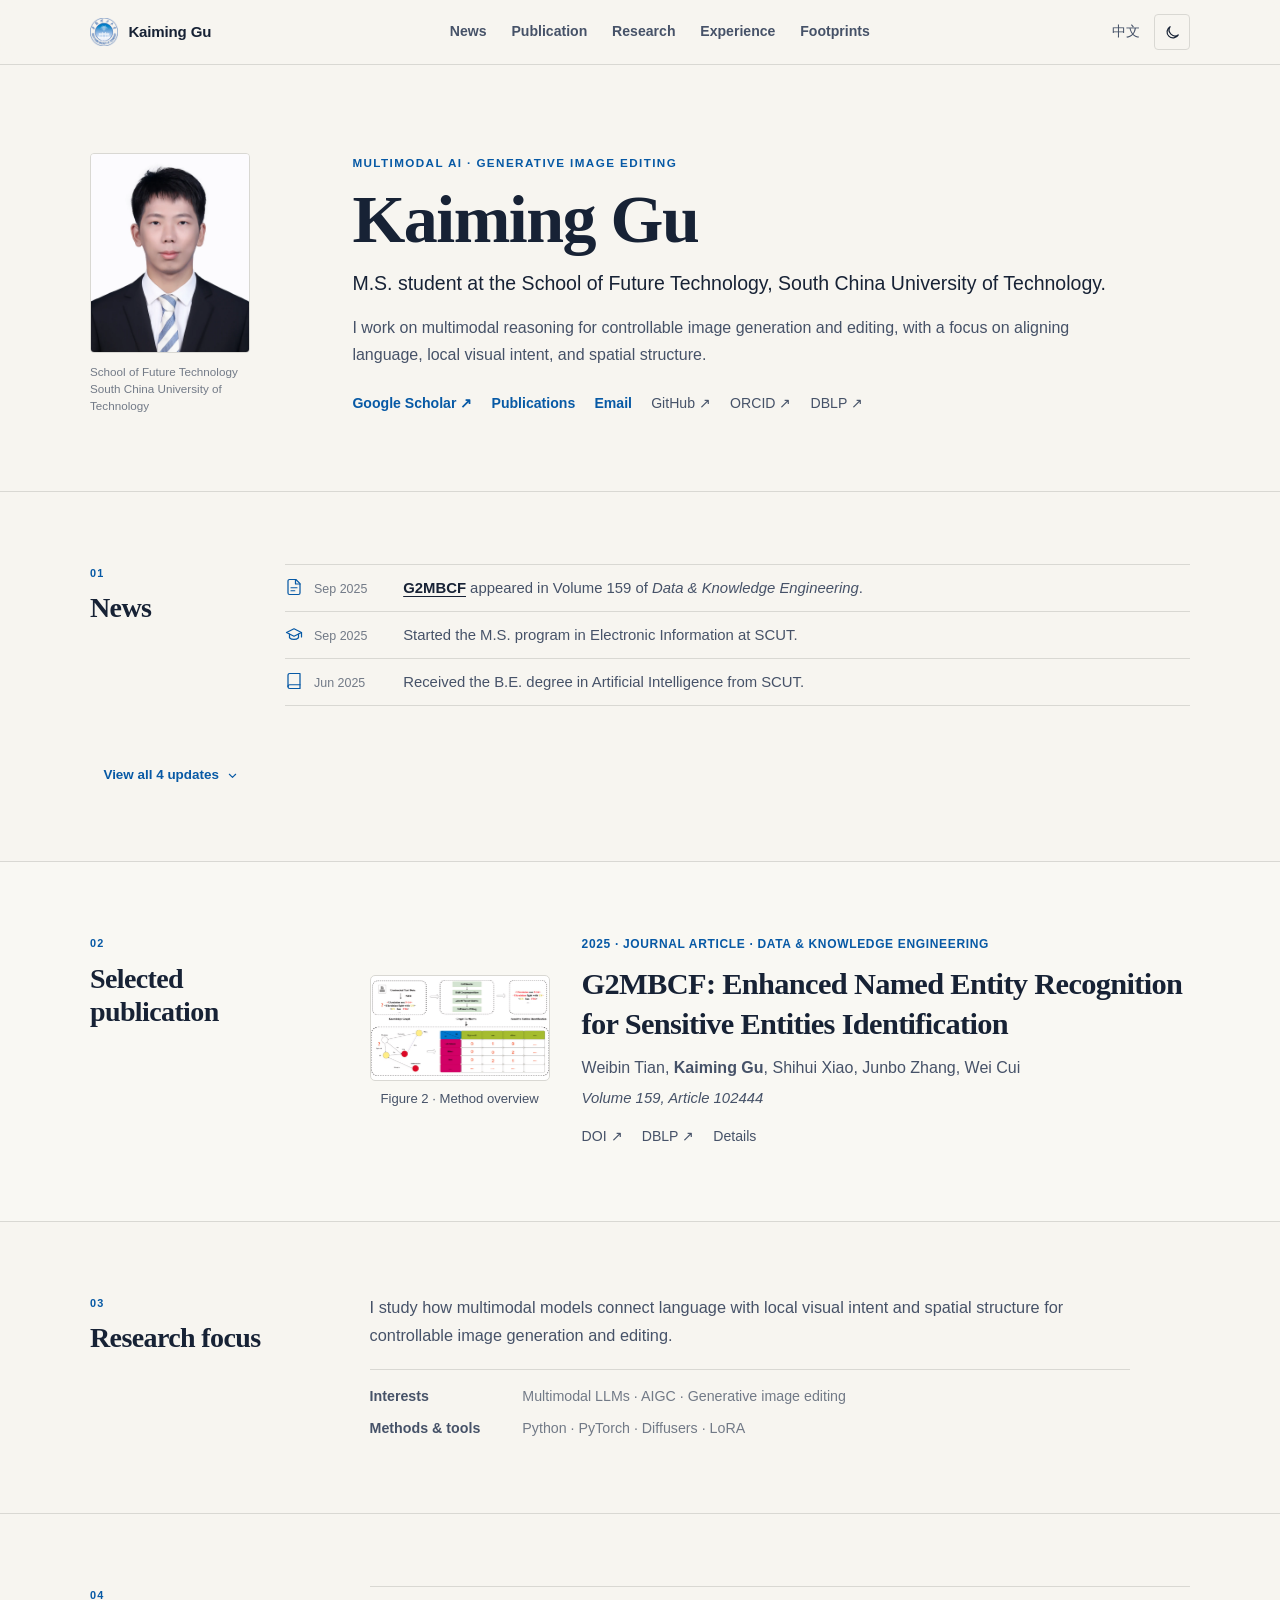
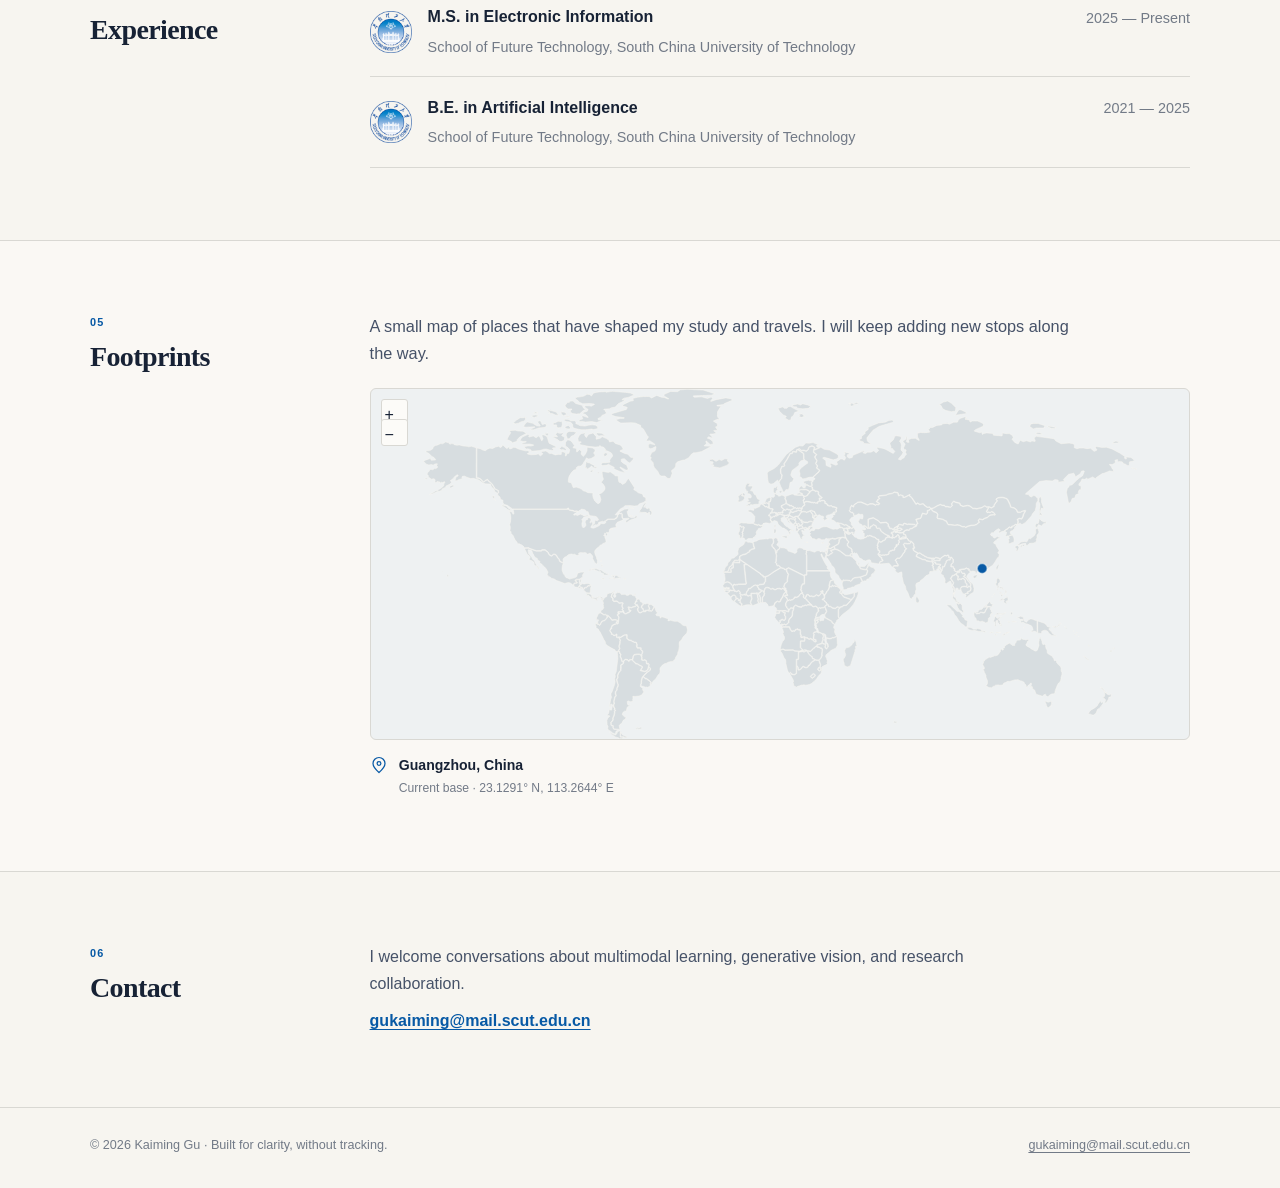
<file: index.html>
<!doctype html>
<html lang="en">
  <head>
    <meta charset="utf-8" />
    <meta name="viewport" content="width=device-width, initial-scale=1" />
    <title>Kaiming Gu | Multimodal AI Researcher</title>
    <meta name="description" content="Kaiming Gu is an M.S. student at South China University of Technology, researching multimodal large language models, AIGC, and generative image editing." />
    <link rel="canonical" href="https://kerwin426.github.io/" />
    <link rel="alternate" hreflang="en" href="https://kerwin426.github.io/" />
    <link rel="alternate" hreflang="zh-CN" href="https://kerwin426.github.io/zh/" />
    <link rel="alternate" hreflang="x-default" href="https://kerwin426.github.io/" />
    <link rel="icon" type="image/png" href="/assets/img/favicon.png" />
    <link rel="apple-touch-icon" href="/assets/img/apple-touch-icon.png" />
    <link rel="manifest" href="/site.webmanifest" />
    <meta name="theme-color" content="#0759a5" />
    <meta property="og:type" content="profile" />
    <meta property="og:title" content="Kaiming Gu | Multimodal AI Researcher" />
    <meta property="og:description" content="M.S. student at SCUT researching multimodal large language models, AIGC, and generative image editing." />
    <meta property="og:url" content="https://kerwin426.github.io/" />
    <meta property="og:locale" content="en_US" />
    <meta property="og:locale:alternate" content="zh_CN" />
    <meta property="og:image" content="https://kerwin426.github.io/assets/img/og.png" />
    <meta property="og:image:width" content="1200" />
    <meta property="og:image:height" content="630" />
    <meta property="og:image:alt" content="Kaiming Gu — Multimodal AI · Generative Intelligence" />
    <meta name="twitter:card" content="summary_large_image" />
    <meta name="twitter:title" content="Kaiming Gu | Multimodal AI Researcher" />
    <meta name="twitter:description" content="M.S. student at SCUT researching multimodal large language models, AIGC, and generative image editing." />
    <meta name="twitter:image" content="https://kerwin426.github.io/assets/img/og.png" />
    <meta name="twitter:image:alt" content="Kaiming Gu — Multimodal AI · Generative Intelligence" />
    <script>
      try { document.documentElement.dataset.theme = localStorage.getItem('site-theme') || (matchMedia('(prefers-color-scheme: dark)').matches ? 'dark' : 'light'); } catch (_) { document.documentElement.dataset.theme = 'light'; }
    </script>
    <link rel="stylesheet" href="/assets/vendor/jsvectormap/jsvectormap.css" />
    <link rel="stylesheet" href="/assets/css/site.css" />
    <script type="application/ld+json">
      {
        "@context": "https://schema.org",
        "@type": "Person",
        "name": "Kaiming Gu",
        "alternateName": "顾凯铭",
        "url": "https://kerwin426.github.io/",
        "image": "https://kerwin426.github.io/assets/img/profile.jpg",
        "email": "mailto:gukaiming@mail.scut.edu.cn",
        "affiliation": {
          "@type": "CollegeOrUniversity",
          "name": "South China University of Technology",
          "url": "https://www.scut.edu.cn/"
        },
        "sameAs": [
          "https://github.com/Kerwin426",
          "https://scholar.google.com/citations?user=Gk4uyN8AAAAJ",
          "https://orcid.org/0009-0005-8062-7763",
          "https://dblp.org/pid/245/8436.html"
        ],
        "knowsAbout": ["Multimodal large language models", "AIGC", "Generative image editing"]
      }
    </script>
  </head>
  <body>
    <a class="skip-link" href="#main">Skip to content</a>
    <header class="site-header">
      <div class="container nav-shell">
        <a class="brand" href="/" aria-label="Kaiming Gu home">
          <img class="brand-mark" src="/assets/img/scut-emblem.png" alt="" width="34" height="34" />
          <span>Kaiming Gu</span>
        </a>
        <nav class="site-nav" data-site-nav aria-label="Primary navigation">
          <a href="#news">News</a>
          <a href="#selected-publication">Publication</a>
          <a href="#research">Research</a>
          <a href="#experience">Experience</a>
          <a href="#footprints">Footprints</a>
          <button class="nav-theme-toggle mobile-theme-toggle" type="button" data-theme-toggle data-dark-label="Switch to dark mode" data-light-label="Switch to light mode" aria-label="Switch to dark mode" aria-pressed="false">
            <span>Appearance</span><span data-theme-label>Dark</span>
          </button>
        </nav>
        <div class="nav-actions">
          <a class="language-link" href="/zh/" lang="zh-CN" hreflang="zh-CN" aria-label="阅读中文版">中文</a>
          <button class="icon-button desktop-theme-toggle" type="button" data-theme-toggle data-dark-label="Switch to dark mode" data-light-label="Switch to light mode" aria-label="Switch to dark mode" aria-pressed="false">
            <svg class="theme-moon" viewBox="0 0 24 24" aria-hidden="true"><path d="M20.2 15.4A8.4 8.4 0 0 1 8.6 3.8 8.5 8.5 0 1 0 20.2 15.4Z" /></svg>
            <svg class="theme-sun" viewBox="0 0 24 24" aria-hidden="true"><circle cx="12" cy="12" r="3.8" /><path d="M12 2v2M12 20v2M4.9 4.9l1.4 1.4M17.7 17.7l1.4 1.4M2 12h2M20 12h2M4.9 19.1l1.4-1.4M17.7 6.3l1.4-1.4" /></svg>
          </button>
          <button class="menu-button" type="button" data-menu-toggle aria-label="Open navigation" aria-expanded="false"><span></span></button>
        </div>
      </div>
    </header>

    <main id="main">
      <section class="hero" id="about">
        <div class="container hero-layout">
          <div class="hero-content">
            <p class="eyebrow">Multimodal AI · Generative Image Editing</p>
            <h1>Kaiming Gu</h1>
            <p class="hero-subtitle">M.S. student at the School of Future Technology, South China University of Technology.</p>
            <p class="hero-copy">I work on multimodal reasoning for controllable image generation and editing, with a focus on aligning language, local visual intent, and spatial structure.</p>
            <nav class="profile-links" aria-label="Academic profiles and contact">
              <a class="profile-link-primary" href="https://scholar.google.com/citations?user=Gk4uyN8AAAAJ&amp;hl=en" target="_blank" rel="me noreferrer">Google Scholar <span aria-hidden="true">↗</span></a>
              <a class="profile-link-primary" href="/publications/">Publications</a>
              <a class="profile-link-primary" href="mailto:gukaiming@mail.scut.edu.cn">Email</a>
              <a href="https://github.com/Kerwin426" target="_blank" rel="me noreferrer">GitHub <span aria-hidden="true">↗</span></a>
              <a href="https://orcid.org/0009-0005-8062-7763" target="_blank" rel="me noreferrer">ORCID <span aria-hidden="true">↗</span></a>
              <a href="https://dblp.org/pid/245/8436.html" target="_blank" rel="me noreferrer">DBLP <span aria-hidden="true">↗</span></a>
            </nav>
          </div>
          <figure class="portrait-figure">
            <picture>
              <source srcset="/assets/img/profile.webp" type="image/webp" />
              <img class="portrait" src="/assets/img/profile.jpg" alt="Portrait of Kaiming Gu" width="720" height="900" fetchpriority="high" />
            </picture>
            <figcaption>School of Future Technology<br />South China University of Technology</figcaption>
          </figure>
        </div>
      </section>

      <section class="section section-news" id="news">
        <div class="container editorial-grid">
          <header class="section-heading"><span class="section-index">01</span><h2>News</h2></header>
          <div class="news-list" aria-label="Recent updates" data-news-list data-visible-items="3" data-view-all-label="View all {count} updates" data-show-less-label="Show latest only">
            <article class="news-row">
              <svg class="line-icon" viewBox="0 0 24 24" aria-hidden="true"><path d="M14.5 2H6a2 2 0 0 0-2 2v16a2 2 0 0 0 2 2h12a2 2 0 0 0 2-2V7.5Z"/><path d="M14 2v6h6M8 13h8M8 17h5"/></svg>
              <time datetime="2025-09">Sep 2025</time>
              <p><a href="https://doi.org/10.1016/j.datak.2025.102444" target="_blank" rel="noreferrer">G2MBCF</a> appeared in Volume 159 of <em>Data &amp; Knowledge Engineering</em>.</p>
            </article>
            <article class="news-row">
              <svg class="line-icon" viewBox="0 0 24 24" aria-hidden="true"><path d="m2 10 10-5 10 5-10 5Z"/><path d="M6 12v5c3 3 9 3 12 0v-5M22 10v6"/></svg>
              <time datetime="2025-09">Sep 2025</time>
              <p>Started the M.S. program in Electronic Information at SCUT.</p>
            </article>
            <article class="news-row">
              <svg class="line-icon" viewBox="0 0 24 24" aria-hidden="true"><path d="M4 19.5A2.5 2.5 0 0 1 6.5 17H20"/><path d="M6.5 2H20v20H6.5A2.5 2.5 0 0 1 4 19.5v-15A2.5 2.5 0 0 1 6.5 2Z"/></svg>
              <time datetime="2025-06">Jun 2025</time>
              <p>Received the B.E. degree in Artificial Intelligence from SCUT.</p>
            </article>
            <article class="news-row">
              <svg class="line-icon" viewBox="0 0 24 24" aria-hidden="true"><path d="m2 10 10-5 10 5-10 5Z"/><path d="M6 12v5c3 3 9 3 12 0v-5M22 10v6"/></svg>
              <time datetime="2021-09">Sep 2021</time>
              <p>Started the B.E. program in Artificial Intelligence at SCUT.</p>
            </article>
          </div>
        </div>
      </section>

      <section class="section section-publication" id="selected-publication">
        <div class="container editorial-grid">
          <header class="section-heading"><span class="section-index">02</span><h2>Selected publication</h2></header>
          <article class="publication-entry publication-with-visual">
            <figure class="publication-figure">
              <a href="https://doi.org/10.1016/j.datak.2025.102444" target="_blank" rel="noreferrer" aria-label="Open G2MBCF on the publisher website">
                <img src="/assets/img/g2mbcf-figure2.jpg" alt="G2MBCF workflow from unstructured text and a knowledge graph to an entity-relation matrix and sensitive entity identification" width="715" height="415" loading="lazy" />
              </a>
              <figcaption>Figure 2 · Method overview</figcaption>
            </figure>
            <div class="publication-copy">
              <p class="publication-meta">2025 · Journal article · Data &amp; Knowledge Engineering</p>
              <h3>G2MBCF: Enhanced Named Entity Recognition for Sensitive Entities Identification</h3>
              <p class="authors">Weibin Tian, <strong>Kaiming Gu</strong>, Shihui Xiao, Junbo Zhang, Wei Cui</p>
              <p class="venue">Volume 159, Article 102444</p>
              <nav class="text-links" aria-label="Publication links">
                <a href="https://doi.org/10.1016/j.datak.2025.102444" target="_blank" rel="noreferrer">DOI <span aria-hidden="true">↗</span></a>
                <a href="https://dblp.org/rec/journals/dke/TianGXZC25.html" target="_blank" rel="noreferrer">DBLP <span aria-hidden="true">↗</span></a>
                <a href="/publications/">Details</a>
              </nav>
            </div>
          </article>
        </div>
      </section>

      <section class="section" id="research">
        <div class="container editorial-grid">
          <header class="section-heading"><span class="section-index">03</span><h2>Research focus</h2></header>
          <div class="research-summary">
            <p class="section-intro">I study how multimodal models connect language with local visual intent and spatial structure for controllable image generation and editing.</p>
            <p class="interest-line"><span>Interests</span> Multimodal LLMs · AIGC · Generative image editing</p>
            <p class="methods-line"><span>Methods &amp; tools</span> Python · PyTorch · Diffusers · LoRA</p>
          </div>
        </div>
      </section>

      <section class="section" id="experience">
        <div class="container editorial-grid">
          <header class="section-heading"><span class="section-index">04</span><h2>Experience</h2></header>
          <div class="experience-list">
            <article class="experience-row"><img src="/assets/img/scut-emblem.png" alt="" width="42" height="42" loading="lazy" /><div><h3>M.S. in Electronic Information</h3><p>School of Future Technology, South China University of Technology</p></div><time>2025 — Present</time></article>
            <article class="experience-row"><img src="/assets/img/scut-emblem.png" alt="" width="42" height="42" loading="lazy" /><div><h3>B.E. in Artificial Intelligence</h3><p>School of Future Technology, South China University of Technology</p></div><time>2021 — 2025</time></article>
          </div>
        </div>
      </section>

      <section class="section section-footprints" id="footprints">
        <div class="container editorial-grid">
          <header class="section-heading"><span class="section-index">05</span><h2>Footprints</h2></header>
          <div>
            <p class="section-intro">A small map of places that have shaped my study and travels. I will keep adding new stops along the way.</p>
            <div class="travel-map-shell">
              <div class="travel-map" id="travel-map" data-map-language="en" data-map-fallback="World map unavailable; see the location below." aria-hidden="true"></div>
              <noscript><p class="map-fallback">The interactive map requires JavaScript; the location is also listed below.</p></noscript>
            </div>
            <ul class="location-list" aria-label="Mapped places">
              <li><svg class="line-icon" viewBox="0 0 24 24" aria-hidden="true"><path d="M20 10c0 5-8 12-8 12S4 15 4 10a8 8 0 1 1 16 0Z"/><circle cx="12" cy="10" r="2.5"/></svg><span><strong>Guangzhou, China</strong><small>Current base · 23.1291° N, 113.2644° E</small></span></li>
            </ul>
          </div>
        </div>
      </section>

      <section class="section" id="contact">
        <div class="container editorial-grid">
          <header class="section-heading"><span class="section-index">06</span><h2>Contact</h2></header>
          <div class="contact-copy">
            <p>I welcome conversations about multimodal learning, generative vision, and research collaboration.</p>
            <a class="email-link" href="mailto:gukaiming@mail.scut.edu.cn">gukaiming@mail.scut.edu.cn</a>
          </div>
        </div>
      </section>
    </main>

    <footer class="site-footer">
      <div class="container footer-row">
        <p>© <span data-current-year>2026</span> Kaiming Gu · Built for clarity, without tracking.</p>
        <p><a href="mailto:gukaiming@mail.scut.edu.cn">gukaiming@mail.scut.edu.cn</a></p>
      </div>
    </footer>
    <script src="/assets/vendor/jsvectormap/jsvectormap.min.js" defer></script>
    <script src="/assets/vendor/jsvectormap/world.js" defer></script>
    <script src="/assets/js/site.js" defer></script>
  </body>
</html>
</file>
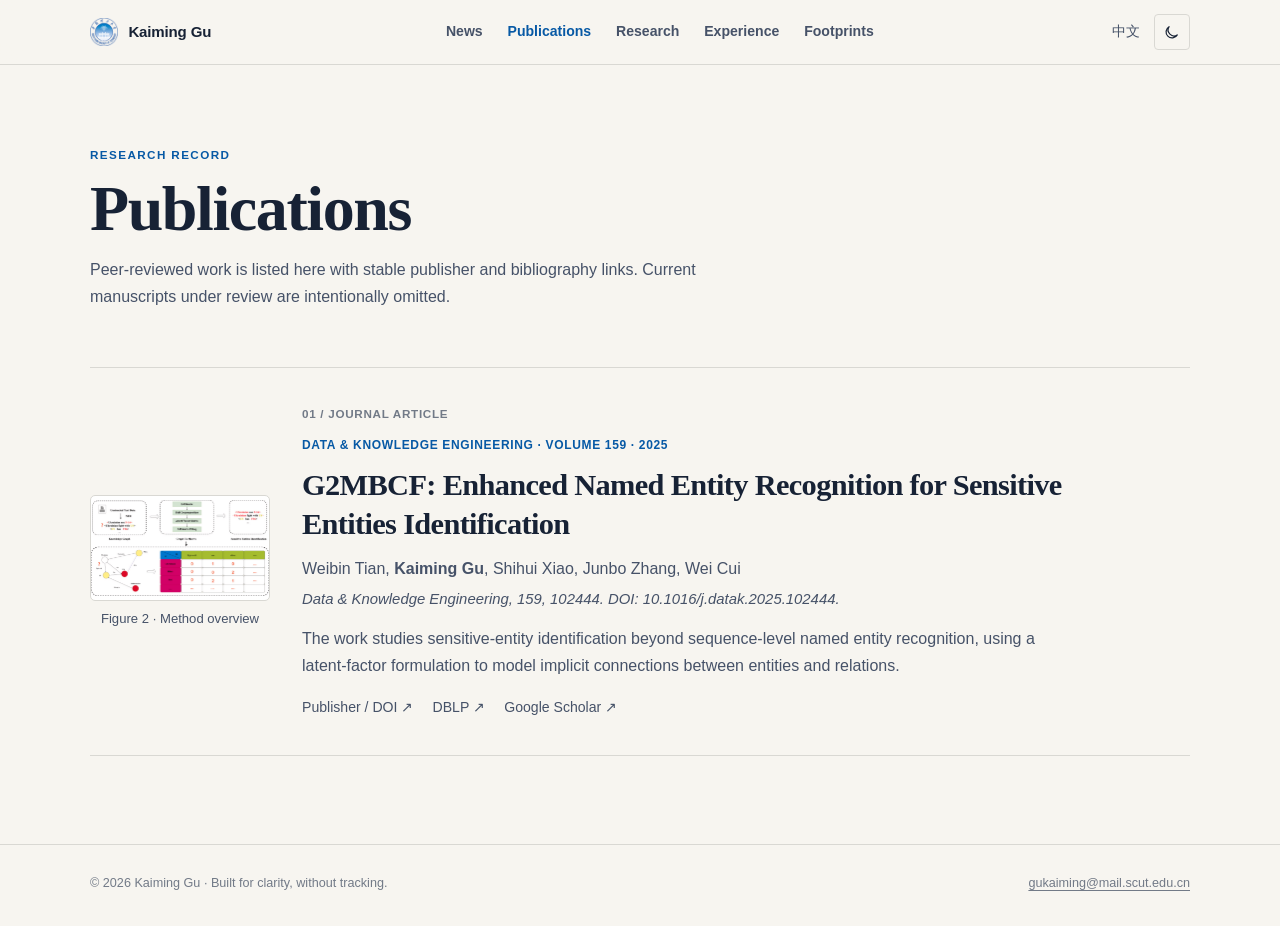
<file: publications/index.html>
<!doctype html>
<html lang="en">
  <head>
    <meta charset="utf-8" />
    <meta name="viewport" content="width=device-width, initial-scale=1" />
    <title>Publications | Kaiming Gu</title>
    <meta name="description" content="Publications by Kaiming Gu, M.S. student at South China University of Technology." />
    <link rel="canonical" href="https://kerwin426.github.io/publications/" />
    <link rel="alternate" hreflang="en" href="https://kerwin426.github.io/publications/" />
    <link rel="alternate" hreflang="zh-CN" href="https://kerwin426.github.io/zh/publications/" />
    <link rel="alternate" hreflang="x-default" href="https://kerwin426.github.io/publications/" />
    <link rel="icon" type="image/png" href="/assets/img/favicon.png" />
    <link rel="apple-touch-icon" href="/assets/img/apple-touch-icon.png" />
    <link rel="manifest" href="/site.webmanifest" />
    <meta name="theme-color" content="#0759a5" />
    <meta property="og:type" content="website" />
    <meta property="og:title" content="Publications | Kaiming Gu" />
    <meta property="og:description" content="Peer-reviewed publications by Kaiming Gu." />
    <meta property="og:url" content="https://kerwin426.github.io/publications/" />
    <meta property="og:locale" content="en_US" />
    <meta name="twitter:card" content="summary" />
    <script>
      try { document.documentElement.dataset.theme = localStorage.getItem('site-theme') || (matchMedia('(prefers-color-scheme: dark)').matches ? 'dark' : 'light'); } catch (_) { document.documentElement.dataset.theme = 'light'; }
    </script>
    <link rel="stylesheet" href="/assets/css/site.css" />
  </head>
  <body>
    <a class="skip-link" href="#main">Skip to content</a>
    <header class="site-header">
      <div class="container nav-shell">
        <a class="brand" href="/" aria-label="Kaiming Gu home">
          <img class="brand-mark" src="/assets/img/scut-emblem.png" alt="" width="34" height="34" />
          <span>Kaiming Gu</span>
        </a>
        <nav class="site-nav" data-site-nav aria-label="Primary navigation">
          <a href="/#news">News</a><a href="/publications/" aria-current="page">Publications</a><a href="/#research">Research</a><a href="/#experience">Experience</a><a href="/#footprints">Footprints</a>
          <button class="nav-theme-toggle mobile-theme-toggle" type="button" data-theme-toggle data-dark-label="Switch to dark mode" data-light-label="Switch to light mode" aria-label="Switch to dark mode" aria-pressed="false"><span>Appearance</span><span data-theme-label>Dark</span></button>
        </nav>
        <div class="nav-actions">
          <a class="language-link" href="/zh/publications/" lang="zh-CN" hreflang="zh-CN" aria-label="阅读中文版">中文</a>
          <button class="icon-button desktop-theme-toggle" type="button" data-theme-toggle data-dark-label="Switch to dark mode" data-light-label="Switch to light mode" aria-label="Switch to dark mode" aria-pressed="false">
            <svg class="theme-moon" viewBox="0 0 24 24" aria-hidden="true"><path d="M20.2 15.4A8.4 8.4 0 0 1 8.6 3.8 8.5 8.5 0 1 0 20.2 15.4Z" /></svg>
            <svg class="theme-sun" viewBox="0 0 24 24" aria-hidden="true"><circle cx="12" cy="12" r="3.8" /><path d="M12 2v2M12 20v2M4.9 4.9l1.4 1.4M17.7 17.7l1.4 1.4M2 12h2M20 12h2M4.9 19.1l1.4-1.4M17.7 6.3l1.4-1.4" /></svg>
          </button>
          <button class="menu-button" type="button" data-menu-toggle aria-label="Open navigation" aria-expanded="false"><span></span></button>
        </div>
      </div>
    </header>

    <main id="main">
      <header class="page-hero">
        <div class="container">
          <p class="eyebrow">Research record</p>
          <h1>Publications</h1>
          <p>Peer-reviewed work is listed here with stable publisher and bibliography links. Current manuscripts under review are intentionally omitted.</p>
        </div>
      </header>
      <section class="container publication-list" aria-labelledby="peer-reviewed-title">
        <h2 class="visually-hidden" id="peer-reviewed-title">Peer-reviewed publications</h2>
        <article class="publication-entry publication-with-visual">
          <figure class="publication-figure">
            <a href="https://doi.org/10.1016/j.datak.2025.102444" target="_blank" rel="noreferrer" aria-label="Open G2MBCF on the publisher website">
              <img src="/assets/img/g2mbcf-figure2.jpg" alt="G2MBCF workflow from unstructured text and a knowledge graph to an entity-relation matrix and sensitive entity identification" width="715" height="415" />
            </a>
            <figcaption>Figure 2 · Method overview</figcaption>
          </figure>
          <div class="publication-copy">
            <p class="publication-number">01 / Journal article</p>
            <p class="publication-meta">Data &amp; Knowledge Engineering · Volume 159 · 2025</p>
            <h3>G2MBCF: Enhanced Named Entity Recognition for Sensitive Entities Identification</h3>
            <p class="authors">Weibin Tian, <strong>Kaiming Gu</strong>, Shihui Xiao, Junbo Zhang, Wei Cui</p>
            <p class="venue">Data &amp; Knowledge Engineering, 159, 102444. DOI: 10.1016/j.datak.2025.102444.</p>
            <div class="prose">
              <p>The work studies sensitive-entity identification beyond sequence-level named entity recognition, using a latent-factor formulation to model implicit connections between entities and relations.</p>
            </div>
            <nav class="text-links" aria-label="Publication links"><a href="https://doi.org/10.1016/j.datak.2025.102444" target="_blank" rel="noreferrer">Publisher / DOI <span aria-hidden="true">↗</span></a><a href="https://dblp.org/rec/journals/dke/TianGXZC25.html" target="_blank" rel="noreferrer">DBLP <span aria-hidden="true">↗</span></a><a href="https://scholar.google.com/citations?user=Gk4uyN8AAAAJ&amp;hl=en" target="_blank" rel="me noreferrer">Google Scholar <span aria-hidden="true">↗</span></a></nav>
          </div>
        </article>
      </section>
    </main>

    <footer class="site-footer">
      <div class="container footer-row">
        <p>© <span data-current-year>2026</span> Kaiming Gu · Built for clarity, without tracking.</p>
        <p><a href="mailto:gukaiming@mail.scut.edu.cn">gukaiming@mail.scut.edu.cn</a></p>
      </div>
    </footer>
    <script src="/assets/js/site.js" defer></script>
  </body>
</html>
</file>
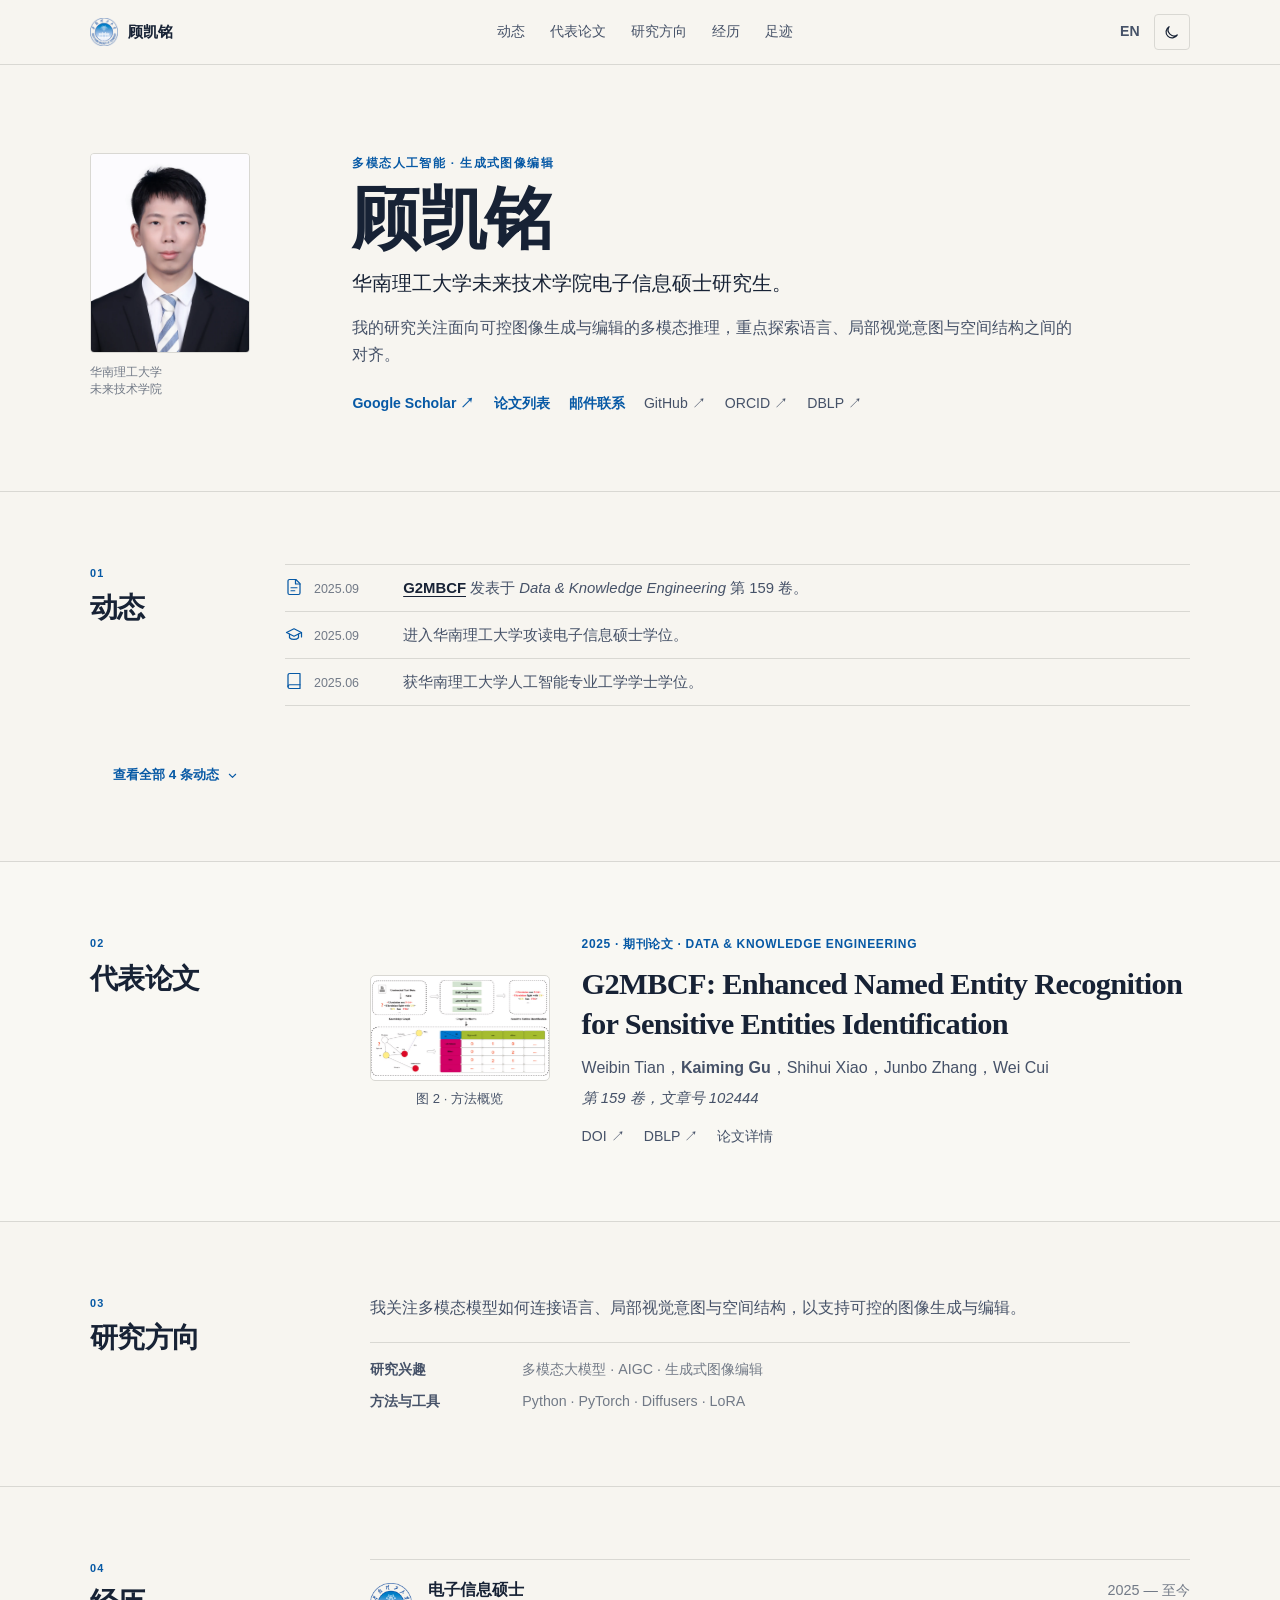
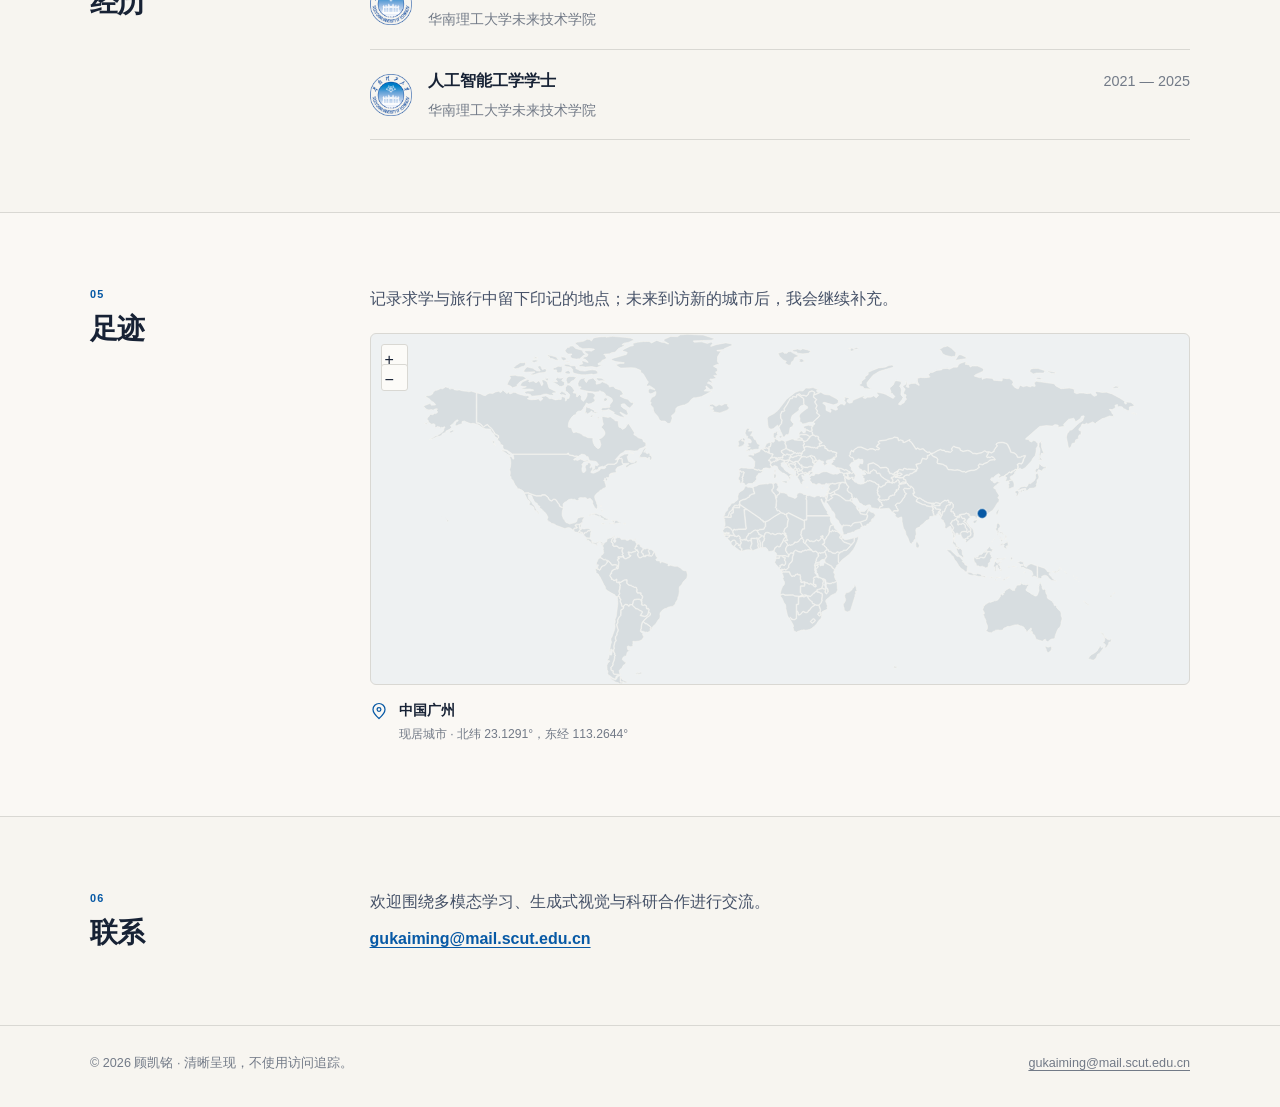
<file: zh/index.html>
<!doctype html>
<html lang="zh-CN">
  <head>
    <meta charset="utf-8" />
    <meta name="viewport" content="width=device-width, initial-scale=1" />
    <title>顾凯铭｜多模态人工智能研究</title>
    <meta name="description" content="顾凯铭，华南理工大学未来技术学院电子信息硕士研究生，研究方向包括多模态大模型、AIGC 与生成式图像编辑。" />
    <link rel="canonical" href="https://kerwin426.github.io/zh/" />
    <link rel="alternate" hreflang="en" href="https://kerwin426.github.io/" />
    <link rel="alternate" hreflang="zh-CN" href="https://kerwin426.github.io/zh/" />
    <link rel="alternate" hreflang="x-default" href="https://kerwin426.github.io/" />
    <link rel="icon" type="image/png" href="/assets/img/favicon.png" />
    <link rel="apple-touch-icon" href="/assets/img/apple-touch-icon.png" />
    <link rel="manifest" href="/site.webmanifest" />
    <meta name="theme-color" content="#0759a5" />
    <meta property="og:type" content="profile" />
    <meta property="og:title" content="顾凯铭｜多模态人工智能研究" />
    <meta property="og:description" content="华南理工大学电子信息硕士研究生，关注多模态大模型、AIGC 与生成式图像编辑。" />
    <meta property="og:url" content="https://kerwin426.github.io/zh/" />
    <meta property="og:locale" content="zh_CN" />
    <meta property="og:locale:alternate" content="en_US" />
    <meta property="og:image" content="https://kerwin426.github.io/assets/img/og.png" />
    <meta property="og:image:width" content="1200" />
    <meta property="og:image:height" content="630" />
    <meta property="og:image:alt" content="Kaiming Gu — Multimodal AI · Generative Intelligence" />
    <meta name="twitter:card" content="summary_large_image" />
    <meta name="twitter:title" content="顾凯铭｜多模态人工智能研究" />
    <meta name="twitter:description" content="华南理工大学电子信息硕士研究生，关注多模态大模型、AIGC 与生成式图像编辑。" />
    <meta name="twitter:image" content="https://kerwin426.github.io/assets/img/og.png" />
    <meta name="twitter:image:alt" content="Kaiming Gu — Multimodal AI · Generative Intelligence" />
    <script>
      try { document.documentElement.dataset.theme = localStorage.getItem('site-theme') || (matchMedia('(prefers-color-scheme: dark)').matches ? 'dark' : 'light'); } catch (_) { document.documentElement.dataset.theme = 'light'; }
    </script>
    <link rel="stylesheet" href="/assets/vendor/jsvectormap/jsvectormap.css" />
    <link rel="stylesheet" href="/assets/css/site.css" />
    <script type="application/ld+json">
      {
        "@context": "https://schema.org",
        "@type": "Person",
        "name": "顾凯铭",
        "alternateName": "Kaiming Gu",
        "url": "https://kerwin426.github.io/zh/",
        "image": "https://kerwin426.github.io/assets/img/profile.jpg",
        "email": "mailto:gukaiming@mail.scut.edu.cn",
        "affiliation": {"@type": "CollegeOrUniversity", "name": "华南理工大学", "url": "https://www.scut.edu.cn/"},
        "sameAs": ["https://github.com/Kerwin426", "https://scholar.google.com/citations?user=Gk4uyN8AAAAJ", "https://orcid.org/0009-0005-8062-7763", "https://dblp.org/pid/245/8436.html"],
        "knowsAbout": ["多模态大模型", "AIGC", "生成式图像编辑"]
      }
    </script>
  </head>
  <body>
    <a class="skip-link" href="#main">跳转到正文</a>
    <header class="site-header">
      <div class="container nav-shell">
        <a class="brand" href="/zh/" aria-label="顾凯铭主页">
          <img class="brand-mark" src="/assets/img/scut-emblem.png" alt="" width="34" height="34" />
          <span>顾凯铭</span>
        </a>
        <nav class="site-nav" data-site-nav aria-label="主导航">
          <a href="#news">动态</a><a href="#selected-publication">代表论文</a><a href="#research">研究方向</a><a href="#experience">经历</a><a href="#footprints">足迹</a>
          <button class="nav-theme-toggle mobile-theme-toggle" type="button" data-theme-toggle data-dark-label="切换至深色模式" data-light-label="切换至浅色模式" aria-label="切换至深色模式" aria-pressed="false"><span>外观</span><span data-theme-label>深色</span></button>
        </nav>
        <div class="nav-actions">
          <a class="language-link" href="/" lang="en" hreflang="en" aria-label="Read in English">EN</a>
          <button class="icon-button desktop-theme-toggle" type="button" data-theme-toggle data-dark-label="切换至深色模式" data-light-label="切换至浅色模式" aria-label="切换至深色模式" aria-pressed="false">
            <svg class="theme-moon" viewBox="0 0 24 24" aria-hidden="true"><path d="M20.2 15.4A8.4 8.4 0 0 1 8.6 3.8 8.5 8.5 0 1 0 20.2 15.4Z" /></svg>
            <svg class="theme-sun" viewBox="0 0 24 24" aria-hidden="true"><circle cx="12" cy="12" r="3.8" /><path d="M12 2v2M12 20v2M4.9 4.9l1.4 1.4M17.7 17.7l1.4 1.4M2 12h2M20 12h2M4.9 19.1l1.4-1.4M17.7 6.3l1.4-1.4" /></svg>
          </button>
          <button class="menu-button" type="button" data-menu-toggle aria-label="打开导航" aria-expanded="false"><span></span></button>
        </div>
      </div>
    </header>

    <main id="main">
      <section class="hero" id="about">
        <div class="container hero-layout">
          <div class="hero-content">
            <p class="eyebrow">多模态人工智能 · 生成式图像编辑</p>
            <h1>顾凯铭</h1>
            <p class="hero-subtitle">华南理工大学未来技术学院电子信息硕士研究生。</p>
            <p class="hero-copy">我的研究关注面向可控图像生成与编辑的多模态推理，重点探索语言、局部视觉意图与空间结构之间的对齐。</p>
            <nav class="profile-links" aria-label="学术主页与联系方式">
              <a class="profile-link-primary" href="https://scholar.google.com/citations?user=Gk4uyN8AAAAJ&amp;hl=zh-CN" target="_blank" rel="me noreferrer">Google Scholar <span aria-hidden="true">↗</span></a>
              <a class="profile-link-primary" href="/zh/publications/">论文列表</a>
              <a class="profile-link-primary" href="mailto:gukaiming@mail.scut.edu.cn">邮件联系</a>
              <a href="https://github.com/Kerwin426" target="_blank" rel="me noreferrer">GitHub <span aria-hidden="true">↗</span></a>
              <a href="https://orcid.org/0009-0005-8062-7763" target="_blank" rel="me noreferrer">ORCID <span aria-hidden="true">↗</span></a>
              <a href="https://dblp.org/pid/245/8436.html" target="_blank" rel="me noreferrer">DBLP <span aria-hidden="true">↗</span></a>
            </nav>
          </div>
          <figure class="portrait-figure">
            <picture><source srcset="/assets/img/profile.webp" type="image/webp" /><img class="portrait" src="/assets/img/profile.jpg" alt="顾凯铭的个人照片" width="720" height="900" fetchpriority="high" /></picture>
            <figcaption>华南理工大学<br />未来技术学院</figcaption>
          </figure>
        </div>
      </section>

      <section class="section section-news" id="news">
        <div class="container editorial-grid">
          <header class="section-heading"><span class="section-index">01</span><h2>动态</h2></header>
          <div class="news-list" aria-label="近期动态" data-news-list data-visible-items="3" data-view-all-label="查看全部 {count} 条动态" data-show-less-label="仅显示最新动态">
            <article class="news-row">
              <svg class="line-icon" viewBox="0 0 24 24" aria-hidden="true"><path d="M14.5 2H6a2 2 0 0 0-2 2v16a2 2 0 0 0 2 2h12a2 2 0 0 0 2-2V7.5Z"/><path d="M14 2v6h6M8 13h8M8 17h5"/></svg>
              <time datetime="2025-09">2025.09</time>
              <p><a href="https://doi.org/10.1016/j.datak.2025.102444" target="_blank" rel="noreferrer">G2MBCF</a> 发表于 <em>Data &amp; Knowledge Engineering</em> 第 159 卷。</p>
            </article>
            <article class="news-row">
              <svg class="line-icon" viewBox="0 0 24 24" aria-hidden="true"><path d="m2 10 10-5 10 5-10 5Z"/><path d="M6 12v5c3 3 9 3 12 0v-5M22 10v6"/></svg>
              <time datetime="2025-09">2025.09</time>
              <p>进入华南理工大学攻读电子信息硕士学位。</p>
            </article>
            <article class="news-row">
              <svg class="line-icon" viewBox="0 0 24 24" aria-hidden="true"><path d="M4 19.5A2.5 2.5 0 0 1 6.5 17H20"/><path d="M6.5 2H20v20H6.5A2.5 2.5 0 0 1 4 19.5v-15A2.5 2.5 0 0 1 6.5 2Z"/></svg>
              <time datetime="2025-06">2025.06</time>
              <p>获华南理工大学人工智能专业工学学士学位。</p>
            </article>
            <article class="news-row">
              <svg class="line-icon" viewBox="0 0 24 24" aria-hidden="true"><path d="m2 10 10-5 10 5-10 5Z"/><path d="M6 12v5c3 3 9 3 12 0v-5M22 10v6"/></svg>
              <time datetime="2021-09">2021.09</time>
              <p>进入华南理工大学人工智能专业攻读工学学士学位。</p>
            </article>
          </div>
        </div>
      </section>

      <section class="section section-publication" id="selected-publication">
        <div class="container editorial-grid">
          <header class="section-heading"><span class="section-index">02</span><h2>代表论文</h2></header>
          <article class="publication-entry publication-with-visual">
            <figure class="publication-figure">
              <a href="https://doi.org/10.1016/j.datak.2025.102444" target="_blank" rel="noreferrer" aria-label="在出版方网站打开 G2MBCF">
                <img src="/assets/img/g2mbcf-figure2.jpg" alt="G2MBCF 从非结构化文本与知识图谱构建实体关系矩阵并识别敏感实体的方法流程" width="715" height="415" loading="lazy" />
              </a>
              <figcaption>图 2 · 方法概览</figcaption>
            </figure>
            <div class="publication-copy">
              <p class="publication-meta">2025 · 期刊论文 · Data &amp; Knowledge Engineering</p>
              <h3>G2MBCF: Enhanced Named Entity Recognition for Sensitive Entities Identification</h3>
              <p class="authors">Weibin Tian，<strong>Kaiming Gu</strong>，Shihui Xiao，Junbo Zhang，Wei Cui</p>
              <p class="venue">第 159 卷，文章号 102444</p>
              <nav class="text-links" aria-label="论文链接"><a href="https://doi.org/10.1016/j.datak.2025.102444" target="_blank" rel="noreferrer">DOI <span aria-hidden="true">↗</span></a><a href="https://dblp.org/rec/journals/dke/TianGXZC25.html" target="_blank" rel="noreferrer">DBLP <span aria-hidden="true">↗</span></a><a href="/zh/publications/">论文详情</a></nav>
            </div>
          </article>
        </div>
      </section>

      <section class="section" id="research">
        <div class="container editorial-grid">
          <header class="section-heading"><span class="section-index">03</span><h2>研究方向</h2></header>
          <div class="research-summary">
            <p class="section-intro">我关注多模态模型如何连接语言、局部视觉意图与空间结构，以支持可控的图像生成与编辑。</p>
            <p class="interest-line"><span>研究兴趣</span> 多模态大模型 · AIGC · 生成式图像编辑</p>
            <p class="methods-line"><span>方法与工具</span> Python · PyTorch · Diffusers · LoRA</p>
          </div>
        </div>
      </section>

      <section class="section" id="experience">
        <div class="container editorial-grid">
          <header class="section-heading"><span class="section-index">04</span><h2>经历</h2></header>
          <div class="experience-list">
            <article class="experience-row"><img src="/assets/img/scut-emblem.png" alt="" width="42" height="42" loading="lazy" /><div><h3>电子信息硕士</h3><p>华南理工大学未来技术学院</p></div><time>2025 — 至今</time></article>
            <article class="experience-row"><img src="/assets/img/scut-emblem.png" alt="" width="42" height="42" loading="lazy" /><div><h3>人工智能工学学士</h3><p>华南理工大学未来技术学院</p></div><time>2021 — 2025</time></article>
          </div>
        </div>
      </section>

      <section class="section section-footprints" id="footprints">
        <div class="container editorial-grid">
          <header class="section-heading"><span class="section-index">05</span><h2>足迹</h2></header>
          <div>
            <p class="section-intro">记录求学与旅行中留下印记的地点；未来到访新的城市后，我会继续补充。</p>
            <div class="travel-map-shell">
              <div class="travel-map" id="travel-map" data-map-language="zh" data-map-fallback="世界地图暂时无法显示；地点与坐标见下方。" aria-hidden="true"></div>
              <noscript><p class="map-fallback">交互地图需要 JavaScript；地点与坐标也列在地图下方。</p></noscript>
            </div>
            <ul class="location-list" aria-label="地图中的地点">
              <li><svg class="line-icon" viewBox="0 0 24 24" aria-hidden="true"><path d="M20 10c0 5-8 12-8 12S4 15 4 10a8 8 0 1 1 16 0Z"/><circle cx="12" cy="10" r="2.5"/></svg><span><strong>中国广州</strong><small>现居城市 · 北纬 23.1291°，东经 113.2644°</small></span></li>
            </ul>
          </div>
        </div>
      </section>

      <section class="section" id="contact">
        <div class="container editorial-grid">
          <header class="section-heading"><span class="section-index">06</span><h2>联系</h2></header>
          <div class="contact-copy"><p>欢迎围绕多模态学习、生成式视觉与科研合作进行交流。</p><a class="email-link" href="mailto:gukaiming@mail.scut.edu.cn">gukaiming@mail.scut.edu.cn</a></div>
        </div>
      </section>
    </main>

    <footer class="site-footer">
      <div class="container footer-row">
        <p>© <span data-current-year>2026</span> 顾凯铭 · 清晰呈现，不使用访问追踪。</p>
        <p><a href="mailto:gukaiming@mail.scut.edu.cn">gukaiming@mail.scut.edu.cn</a></p>
      </div>
    </footer>
    <script src="/assets/vendor/jsvectormap/jsvectormap.min.js" defer></script>
    <script src="/assets/vendor/jsvectormap/world.js" defer></script>
    <script src="/assets/js/site.js" defer></script>
  </body>
</html>
</file>
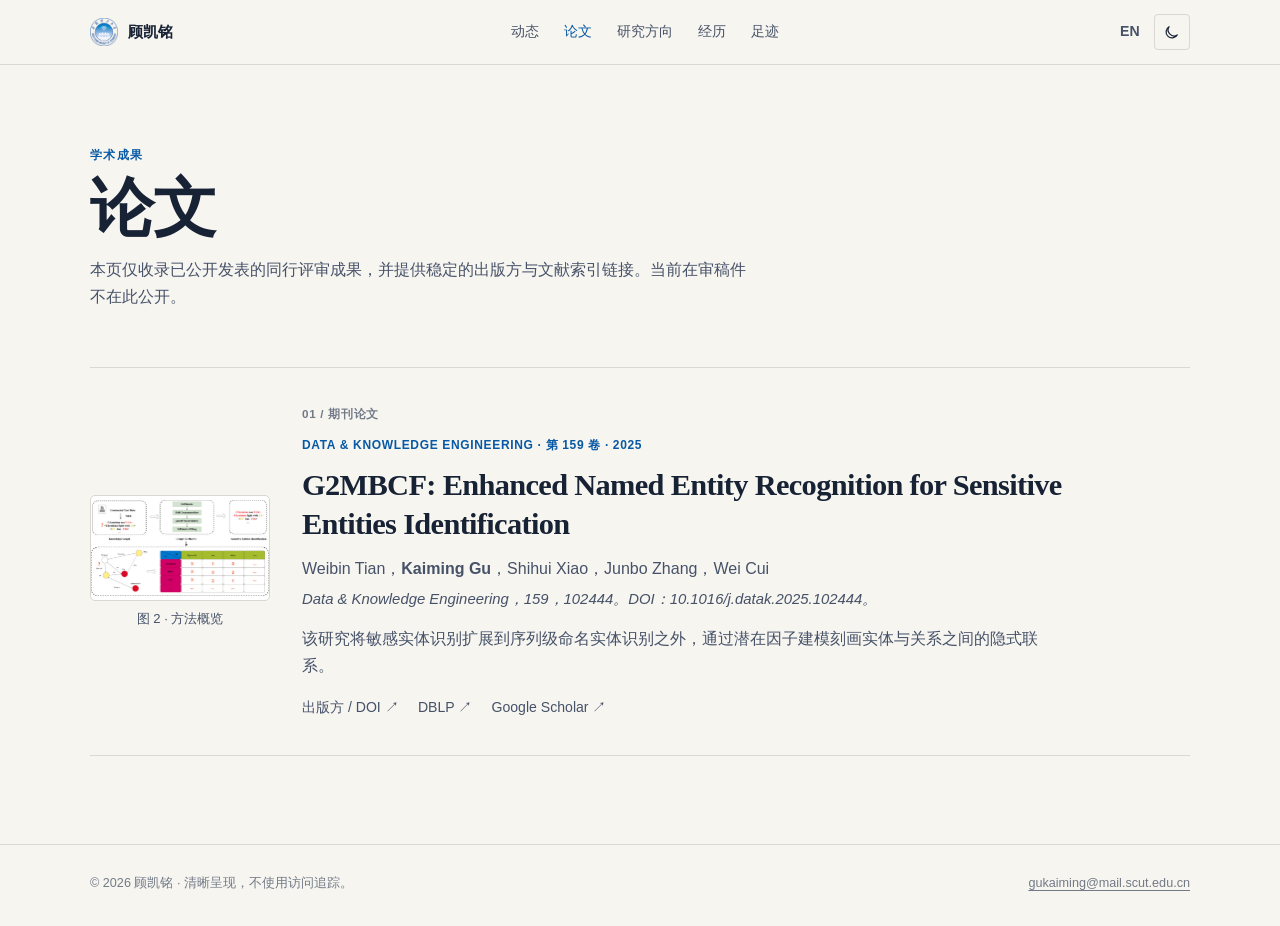
<file: zh/publications/index.html>
<!doctype html>
<html lang="zh-CN">
  <head>
    <meta charset="utf-8" />
    <meta name="viewport" content="width=device-width, initial-scale=1" />
    <title>论文｜顾凯铭</title>
    <meta name="description" content="顾凯铭的学术论文列表。" />
    <link rel="canonical" href="https://kerwin426.github.io/zh/publications/" />
    <link rel="alternate" hreflang="en" href="https://kerwin426.github.io/publications/" />
    <link rel="alternate" hreflang="zh-CN" href="https://kerwin426.github.io/zh/publications/" />
    <link rel="alternate" hreflang="x-default" href="https://kerwin426.github.io/publications/" />
    <link rel="icon" type="image/png" href="/assets/img/favicon.png" />
    <link rel="apple-touch-icon" href="/assets/img/apple-touch-icon.png" />
    <link rel="manifest" href="/site.webmanifest" />
    <meta name="theme-color" content="#0759a5" />
    <meta property="og:type" content="website" />
    <meta property="og:title" content="论文｜顾凯铭" />
    <meta property="og:description" content="顾凯铭公开发表的同行评审论文。" />
    <meta property="og:url" content="https://kerwin426.github.io/zh/publications/" />
    <meta property="og:locale" content="zh_CN" />
    <meta name="twitter:card" content="summary" />
    <script>
      try { document.documentElement.dataset.theme = localStorage.getItem('site-theme') || (matchMedia('(prefers-color-scheme: dark)').matches ? 'dark' : 'light'); } catch (_) { document.documentElement.dataset.theme = 'light'; }
    </script>
    <link rel="stylesheet" href="/assets/css/site.css" />
  </head>
  <body>
    <a class="skip-link" href="#main">跳转到正文</a>
    <header class="site-header">
      <div class="container nav-shell">
        <a class="brand" href="/zh/" aria-label="顾凯铭主页">
          <img class="brand-mark" src="/assets/img/scut-emblem.png" alt="" width="34" height="34" />
          <span>顾凯铭</span>
        </a>
        <nav class="site-nav" data-site-nav aria-label="主导航">
          <a href="/zh/#news">动态</a><a href="/zh/publications/" aria-current="page">论文</a><a href="/zh/#research">研究方向</a><a href="/zh/#experience">经历</a><a href="/zh/#footprints">足迹</a>
          <button class="nav-theme-toggle mobile-theme-toggle" type="button" data-theme-toggle data-dark-label="切换至深色模式" data-light-label="切换至浅色模式" aria-label="切换至深色模式" aria-pressed="false"><span>外观</span><span data-theme-label>深色</span></button>
        </nav>
        <div class="nav-actions">
          <a class="language-link" href="/publications/" lang="en" hreflang="en" aria-label="Read in English">EN</a>
          <button class="icon-button desktop-theme-toggle" type="button" data-theme-toggle data-dark-label="切换至深色模式" data-light-label="切换至浅色模式" aria-label="切换至深色模式" aria-pressed="false">
            <svg class="theme-moon" viewBox="0 0 24 24" aria-hidden="true"><path d="M20.2 15.4A8.4 8.4 0 0 1 8.6 3.8 8.5 8.5 0 1 0 20.2 15.4Z" /></svg>
            <svg class="theme-sun" viewBox="0 0 24 24" aria-hidden="true"><circle cx="12" cy="12" r="3.8" /><path d="M12 2v2M12 20v2M4.9 4.9l1.4 1.4M17.7 17.7l1.4 1.4M2 12h2M20 12h2M4.9 19.1l1.4-1.4M17.7 6.3l1.4-1.4" /></svg>
          </button>
          <button class="menu-button" type="button" data-menu-toggle aria-label="打开导航" aria-expanded="false"><span></span></button>
        </div>
      </div>
    </header>

    <main id="main">
      <header class="page-hero">
        <div class="container">
          <p class="eyebrow">学术成果</p>
          <h1>论文</h1>
          <p>本页仅收录已公开发表的同行评审成果，并提供稳定的出版方与文献索引链接。当前在审稿件不在此公开。</p>
        </div>
      </header>
      <section class="container publication-list" aria-labelledby="peer-reviewed-title">
        <h2 class="visually-hidden" id="peer-reviewed-title">同行评审论文</h2>
        <article class="publication-entry publication-with-visual">
          <figure class="publication-figure">
            <a href="https://doi.org/10.1016/j.datak.2025.102444" target="_blank" rel="noreferrer" aria-label="在出版方网站打开 G2MBCF">
              <img src="/assets/img/g2mbcf-figure2.jpg" alt="G2MBCF 从非结构化文本与知识图谱构建实体关系矩阵并识别敏感实体的方法流程" width="715" height="415" />
            </a>
            <figcaption>图 2 · 方法概览</figcaption>
          </figure>
          <div class="publication-copy">
            <p class="publication-number">01 / 期刊论文</p>
            <p class="publication-meta">Data &amp; Knowledge Engineering · 第 159 卷 · 2025</p>
            <h3>G2MBCF: Enhanced Named Entity Recognition for Sensitive Entities Identification</h3>
            <p class="authors">Weibin Tian，<strong>Kaiming Gu</strong>，Shihui Xiao，Junbo Zhang，Wei Cui</p>
            <p class="venue">Data &amp; Knowledge Engineering，159，102444。DOI：10.1016/j.datak.2025.102444。</p>
            <div class="prose"><p>该研究将敏感实体识别扩展到序列级命名实体识别之外，通过潜在因子建模刻画实体与关系之间的隐式联系。</p></div>
            <nav class="text-links" aria-label="论文链接"><a href="https://doi.org/10.1016/j.datak.2025.102444" target="_blank" rel="noreferrer">出版方 / DOI <span aria-hidden="true">↗</span></a><a href="https://dblp.org/rec/journals/dke/TianGXZC25.html" target="_blank" rel="noreferrer">DBLP <span aria-hidden="true">↗</span></a><a href="https://scholar.google.com/citations?user=Gk4uyN8AAAAJ&amp;hl=zh-CN" target="_blank" rel="me noreferrer">Google Scholar <span aria-hidden="true">↗</span></a></nav>
          </div>
        </article>
      </section>
    </main>

    <footer class="site-footer">
      <div class="container footer-row">
        <p>© <span data-current-year>2026</span> 顾凯铭 · 清晰呈现，不使用访问追踪。</p>
        <p><a href="mailto:gukaiming@mail.scut.edu.cn">gukaiming@mail.scut.edu.cn</a></p>
      </div>
    </footer>
    <script src="/assets/js/site.js" defer></script>
  </body>
</html>
</file>
<file: assets/vendor/jsvectormap/jsvectormap.css>
svg {
  -ms-touch-action: none;
      touch-action: none;
}

image, text, .jvm-zoomin, .jvm-zoomout {
  -webkit-user-select: none;
     -moz-user-select: none;
      -ms-user-select: none;
          user-select: none;
}

.jvm-container {
  -ms-touch-action: none;
      touch-action: none;
  position: relative;
  overflow: hidden;
  height: 100%;
  width: 100%;
}

.jvm-tooltip {
  border-radius: 3px;
  background-color: #5c5cff;
  font-family: sans-serif, Verdana;
  font-size: smaller;
  box-shadow: 1px 2px 12px rgba(0, 0, 0, 0.2);
  padding: 3px 5px;
  white-space: nowrap;
  position: absolute;
  display: none;
  color: #FFF;
}
.jvm-tooltip.active {
  display: block;
}

.jvm-zoom-btn {
  border-radius: 3px;
  background-color: #292929;
  padding: 3px;
  box-sizing: border-box;
  position: absolute;
  line-height: 10px;
  cursor: pointer;
  color: #FFF;
  height: 15px;
  width: 15px;
  left: 10px;
}
.jvm-zoom-btn.jvm-zoomout {
  top: 30px;
}
.jvm-zoom-btn.jvm-zoomin {
  top: 10px;
}

.jvm-series-container {
  right: 15px;
  position: absolute;
}
.jvm-series-container.jvm-series-h {
  bottom: 15px;
}
.jvm-series-container.jvm-series-v {
  top: 15px;
}
.jvm-series-container .jvm-legend {
  background-color: #FFF;
  border: 1px solid #e5e7eb;
  margin-left: 0.75rem;
  border-radius: 0.25rem;
  border-color: #e5e7eb;
  padding: 0.6rem;
  box-shadow: 0 1px 2px 0 rgba(0, 0, 0, 0.05);
  float: left;
}
.jvm-series-container .jvm-legend .jvm-legend-title {
  line-height: 1;
  border-bottom: 1px solid #e5e7eb;
  padding-bottom: 0.5rem;
  margin-bottom: 0.575rem;
  text-align: left;
}
.jvm-series-container .jvm-legend .jvm-legend-inner {
  overflow: hidden;
}
.jvm-series-container .jvm-legend .jvm-legend-inner .jvm-legend-tick {
  overflow: hidden;
  min-width: 40px;
}
.jvm-series-container .jvm-legend .jvm-legend-inner .jvm-legend-tick:not(:first-child) {
  margin-top: 0.575rem;
}
.jvm-series-container .jvm-legend .jvm-legend-inner .jvm-legend-tick .jvm-legend-tick-sample {
  border-radius: 4px;
  margin-right: 0.65rem;
  height: 16px;
  width: 16px;
  float: left;
}
.jvm-series-container .jvm-legend .jvm-legend-inner .jvm-legend-tick .jvm-legend-tick-text {
  font-size: 12px;
  text-align: center;
  float: left;
}

.jvm-line[animation=true] {
  -webkit-animation: jvm-line-animation 10s linear forwards infinite;
  animation: jvm-line-animation 10s linear forwards infinite;
}
@-webkit-keyframes jvm-line-animation {
  from {
    stroke-dashoffset: 250;
  }
}
@keyframes jvm-line-animation {
  from {
    stroke-dashoffset: 250;
  }
}
</file>
<file: assets/css/site.css>
:root {
  color-scheme: light;
  --bg: #f7f5f0;
  --surface: #fcfbf8;
  --text: #172235;
  --text-soft: #465268;
  --muted: #727a87;
  --line: #d9d8d3;
  --line-strong: #bfc2c6;
  --blue: #0759a5;
  --blue-strong: #004783;
  --map-bg: #eef1f2;
  --map-region: #d7dde0;
  --map-border: #f7f5f0;
  --header-bg: rgba(247, 245, 240, 0.94);
  --max: 1100px;
}

[data-theme="dark"] {
  color-scheme: dark;
  --bg: #101722;
  --surface: #151e2a;
  --text: #edf1f5;
  --text-soft: #bdc6d2;
  --muted: #929dac;
  --line: #2b3542;
  --line-strong: #465364;
  --blue: #78b9f4;
  --blue-strong: #a2cff7;
  --map-bg: #131c27;
  --map-region: #34404c;
  --map-border: #151e2a;
  --header-bg: rgba(16, 23, 34, 0.94);
}

* { box-sizing: border-box; }

html {
  scroll-behavior: smooth;
  scroll-padding-top: 84px;
}

body {
  min-width: 320px;
  margin: 0;
  background: var(--bg);
  color: var(--text);
  font-family: ui-sans-serif, -apple-system, BlinkMacSystemFont, "Segoe UI", "Noto Sans", "Noto Sans CJK SC", "Microsoft YaHei", sans-serif;
  font-size: 16px;
  line-height: 1.68;
  text-rendering: optimizeLegibility;
  -webkit-font-smoothing: antialiased;
}

a {
  color: var(--blue);
  text-decoration-thickness: 1px;
  text-underline-offset: 0.2em;
}

a:hover { color: var(--blue-strong); }
img { display: block; max-width: 100%; }
button, a { -webkit-tap-highlight-color: transparent; }
button { font: inherit; }

:focus-visible {
  outline: 2px solid var(--blue);
  outline-offset: 4px;
}

.container {
  width: min(var(--max), calc(100% - 3rem));
  margin-inline: auto;
}

.skip-link {
  position: fixed;
  top: 0.75rem;
  left: 0.75rem;
  z-index: 1000;
  transform: translateY(-180%);
  border: 1px solid var(--line);
  padding: 0.55rem 0.8rem;
  background: var(--surface);
  color: var(--text);
  font-weight: 650;
}

.skip-link:focus { transform: translateY(0); }

.site-header {
  position: sticky;
  top: 0;
  z-index: 100;
  border-bottom: 1px solid var(--line);
  background: var(--header-bg);
  backdrop-filter: blur(12px);
}

.nav-shell {
  min-height: 64px;
  display: flex;
  align-items: center;
  justify-content: space-between;
  gap: 1.5rem;
}

.brand {
  display: inline-flex;
  align-items: center;
  gap: 0.65rem;
  color: var(--text);
  text-decoration: none;
  font-size: 0.94rem;
  font-weight: 680;
  letter-spacing: -0.01em;
  white-space: nowrap;
}

.brand-mark {
  width: 28px;
  height: 28px;
  object-fit: contain;
}

.site-nav, .nav-actions {
  display: flex;
  align-items: center;
}

.site-nav { gap: 1.55rem; }

.site-nav a, .language-link {
  color: var(--text-soft);
  text-decoration: none;
  font-size: 0.88rem;
  font-weight: 560;
}

.site-nav a:hover,
.site-nav a[aria-current="page"],
.language-link:hover { color: var(--blue); }

.nav-actions { gap: 0.7rem; }
.language-link { padding: 0.35rem 0.2rem; }

.icon-button, .menu-button {
  width: 36px;
  height: 36px;
  border: 1px solid var(--line);
  border-radius: 4px;
  display: inline-grid;
  place-items: center;
  background: transparent;
  color: var(--text);
  cursor: pointer;
}

.icon-button:hover, .menu-button:hover {
  border-color: var(--line-strong);
  background: var(--surface);
}

.icon-button svg {
  width: 17px;
  height: 17px;
  fill: none;
  stroke: currentColor;
  stroke-linecap: round;
  stroke-linejoin: round;
  stroke-width: 1.7;
}

.theme-sun, [data-theme="dark"] .theme-moon { display: none; }
[data-theme="dark"] .theme-sun { display: block; }
.menu-button, .mobile-theme-toggle { display: none; }

.menu-button span {
  width: 16px;
  height: 1.5px;
  background: currentColor;
  box-shadow: 0 -5px currentColor, 0 5px currentColor;
}

.hero {
  padding: clamp(3.75rem, 7vw, 5.5rem) 0 clamp(3.5rem, 6vw, 4.75rem);
}

.hero-layout {
  display: grid;
  grid-template-columns: 160px minmax(0, 1fr);
  align-items: start;
  gap: clamp(3rem, 8vw, 7rem);
}

.hero-content {
  grid-column: 2;
  grid-row: 1;
  max-width: 790px;
}

.eyebrow {
  margin: 0 0 0.8rem;
  color: var(--blue);
  font-size: 0.73rem;
  font-weight: 720;
  letter-spacing: 0.12em;
  text-transform: uppercase;
}

h1, h2, h3, p { margin-top: 0; }

h1, h2, h3 {
  color: var(--text);
  font-family: Georgia, "Noto Serif", "Noto Serif CJK SC", "Songti SC", serif;
  font-weight: 600;
  letter-spacing: -0.022em;
}

h1 {
  margin-bottom: 1rem;
  font-size: clamp(3.2rem, 5.4vw, 4.25rem);
  line-height: 1;
}

.hero-subtitle {
  max-width: 760px;
  margin-bottom: 1rem;
  color: var(--text);
  font-size: clamp(1.05rem, 1.8vw, 1.22rem);
  font-weight: 540;
  line-height: 1.5;
}

.hero-copy {
  max-width: 720px;
  margin-bottom: 1.45rem;
  color: var(--text-soft);
  font-size: 1rem;
}

.portrait-figure {
  grid-column: 1;
  grid-row: 1;
  width: 160px;
  margin: 0;
}

.portrait {
  width: 160px;
  height: 200px;
  border: 1px solid var(--line);
  border-radius: 4px;
  object-fit: cover;
  background: var(--surface);
}

.portrait-figure figcaption {
  margin-top: 0.7rem;
  color: var(--muted);
  font-size: 0.73rem;
  line-height: 1.45;
}

.profile-links, .text-links {
  display: flex;
  flex-wrap: wrap;
  align-items: center;
  gap: 0.45rem 1.2rem;
}

.profile-links a, .text-links a {
  color: var(--text-soft);
  text-decoration: underline;
  text-decoration-color: transparent;
  font-size: 0.88rem;
  font-weight: 520;
}

.profile-links a:hover, .text-links a:hover {
  color: var(--blue);
  text-decoration-color: currentColor;
}

.profile-links .profile-link-primary {
  color: var(--blue);
  font-weight: 650;
}

.section {
  border-top: 1px solid var(--line);
  padding: clamp(3rem, 6vw, 4.5rem) 0;
}

.section-publication {
  background: color-mix(in srgb, var(--surface) 50%, transparent);
}

.editorial-grid {
  display: grid;
  grid-template-columns: 190px minmax(0, 1fr);
  gap: clamp(2.5rem, 7vw, 6.25rem);
}

.section-news .editorial-grid {
  grid-template-columns: 150px minmax(0, 1fr);
  gap: clamp(1.5rem, 3.5vw, 3rem);
}

.section-heading h2 {
  margin-bottom: 0;
  font-size: clamp(1.35rem, 2.6vw, 1.75rem);
  line-height: 1.2;
}

.section-index {
  display: block;
  margin-bottom: 0.55rem;
  color: var(--blue);
  font-size: 0.68rem;
  font-weight: 720;
  letter-spacing: 0.12em;
}

.line-icon {
  width: 18px;
  height: 18px;
  flex: 0 0 auto;
  fill: none;
  stroke: currentColor;
  stroke-linecap: round;
  stroke-linejoin: round;
  stroke-width: 1.65;
}

.news-list {
  border-top: 1px solid var(--line);
}

.news-row {
  display: grid;
  grid-template-columns: 18px 78px minmax(0, 1fr);
  gap: 0.7rem;
  align-items: baseline;
  border-bottom: 1px solid var(--line);
  padding: 0.62rem 0;
}

.news-row .line-icon {
  position: relative;
  top: 0.2rem;
  color: var(--blue);
}

.news-row time {
  color: var(--muted);
  font-size: 0.78rem;
  font-variant-numeric: tabular-nums;
  white-space: nowrap;
}

.news-row p {
  margin: 0;
  color: var(--text-soft);
  font-size: 0.93rem;
}

.news-row a {
  color: var(--text);
  font-weight: 640;
}

.news-row[hidden] {
  display: none;
}

.news-actions {
  display: flex;
  justify-content: flex-end;
  padding-top: 0.7rem;
}

.news-toggle {
  display: inline-flex;
  align-items: center;
  gap: 0.38rem;
  border: 0;
  border-bottom: 1px solid transparent;
  padding: 0.25rem 0;
  background: transparent;
  color: var(--blue);
  font: inherit;
  font-size: 0.84rem;
  font-weight: 650;
  line-height: 1.4;
  cursor: pointer;
}

.news-toggle:hover,
.news-toggle:focus-visible {
  border-bottom-color: currentColor;
}

.news-toggle svg {
  width: 15px;
  height: 15px;
  fill: none;
  stroke: currentColor;
  stroke-linecap: round;
  stroke-linejoin: round;
  stroke-width: 1.8;
  transition: transform 180ms ease;
}

.news-toggle[aria-expanded="true"] svg {
  transform: rotate(180deg);
}

.publication-with-visual {
  display: grid;
  grid-template-columns: 180px minmax(0, 1fr);
  gap: clamp(1.4rem, 3vw, 2rem);
  align-items: start;
}

.publication-figure {
  align-self: center;
  margin: 0;
}

.publication-figure a {
  display: block;
  border: 1px solid var(--line);
  border-radius: 5px;
  overflow: hidden;
  background: #fff;
}

.publication-figure a:hover {
  border-color: var(--line-strong);
}

.publication-figure img {
  width: 100%;
  height: auto;
  aspect-ratio: 715 / 415;
  object-fit: contain;
}

.publication-figure figcaption {
  margin-top: 0.55rem;
  color: var(--text-soft);
  font-size: 0.82rem;
  line-height: 1.45;
  text-align: center;
}

.publication-copy { min-width: 0; }

.publication-entry h3 {
  max-width: 800px;
  margin-bottom: 0.7rem;
  font-size: clamp(1.35rem, 3vw, 1.9rem);
  line-height: 1.3;
}

.publication-meta {
  margin-bottom: 0.65rem;
  color: var(--blue);
  font-size: 0.75rem;
  font-weight: 680;
  letter-spacing: 0.055em;
  text-transform: uppercase;
}

.authors, .venue { color: var(--text-soft); }
.authors { margin-bottom: 0.25rem; }

.venue {
  margin-bottom: 0.9rem;
  font-size: 0.93rem;
  font-style: italic;
}

.section-intro {
  max-width: 720px;
  margin-bottom: 1.25rem;
  color: var(--text-soft);
  font-size: 1.02rem;
}

.research-summary {
  max-width: 760px;
}

.interest-line,
.methods-line {
  margin: 0;
  color: var(--muted);
  font-size: 0.89rem;
}

.interest-line {
  border-top: 1px solid var(--line);
  padding-top: 0.95rem;
}

.interest-line span,
.methods-line span {
  display: inline-block;
  min-width: 8.6rem;
  margin-right: 0.7rem;
  color: var(--text-soft);
  font-weight: 650;
}

.methods-line { margin-top: 0.5rem; }

.experience-list { border-top: 1px solid var(--line); }

.experience-row {
  display: grid;
  grid-template-columns: 42px minmax(0, 1fr) auto;
  gap: 1rem;
  align-items: center;
  border-bottom: 1px solid var(--line);
  padding: 1.1rem 0;
}

.experience-row img {
  width: 42px;
  height: 42px;
  object-fit: contain;
}

.experience-row h3 {
  margin-bottom: 0.2rem;
  font-family: inherit;
  font-size: 1rem;
  font-weight: 650;
  letter-spacing: 0;
}

.experience-row p, .experience-row time {
  margin: 0;
  color: var(--muted);
  font-size: 0.9rem;
}

.experience-row time {
  align-self: start;
  padding-top: 0.08rem;
  white-space: nowrap;
}

.section-footprints {
  background: color-mix(in srgb, var(--surface) 42%, transparent);
}

.travel-map-shell {
  overflow: hidden;
  border: 1px solid var(--line);
  border-radius: 6px;
  background: var(--map-bg);
}

.travel-map {
  position: relative;
  width: 100%;
  height: 350px;
}

.travel-map::before {
  position: absolute;
  inset: 0;
  display: grid;
  place-items: center;
  padding: 1rem;
  color: var(--muted);
  content: attr(data-map-fallback);
  font-size: 0.82rem;
  text-align: center;
}

.travel-map.is-ready::before { display: none; }

.travel-map .jvm-region {
  fill: var(--map-region) !important;
  stroke: var(--map-border) !important;
  stroke-width: 0.65 !important;
}

.travel-map .jvm-marker {
  fill: var(--blue) !important;
  stroke: var(--surface) !important;
  stroke-width: 1.6 !important;
}

.travel-map .jvm-zoom-btn {
  width: 27px;
  height: 27px;
  border: 1px solid var(--line);
  border-radius: 3px;
  background: var(--surface);
  color: var(--text);
  line-height: 24px;
}

.jvm-tooltip {
  border: 1px solid var(--line);
  border-radius: 4px;
  padding: 0.42rem 0.58rem;
  background: var(--surface);
  color: var(--text);
  box-shadow: none;
  font-family: inherit;
  font-size: 0.78rem;
}

.map-fallback {
  margin: 0;
  padding: 1rem;
  color: var(--muted);
  font-size: 0.85rem;
}

.location-list {
  display: grid;
  grid-template-columns: repeat(auto-fit, minmax(230px, 1fr));
  gap: 0.7rem 1.5rem;
  margin: 0;
  padding: 0.9rem 0 0;
  list-style: none;
}

.location-list li {
  display: flex;
  gap: 0.7rem;
  align-items: flex-start;
  color: var(--blue);
}

.location-list .line-icon { margin-top: 0.15rem; }

.location-list strong,
.location-list small {
  display: block;
}

.location-list strong {
  color: var(--text);
  font-size: 0.88rem;
  font-weight: 650;
}

.location-list small {
  margin-top: 0.05rem;
  color: var(--muted);
  font-size: 0.76rem;
  font-variant-numeric: tabular-nums;
}

.contact-copy p {
  max-width: 650px;
  margin-bottom: 0.65rem;
  color: var(--text-soft);
}

.email-link {
  font-size: 1rem;
  font-weight: 620;
}

.page-hero { padding: clamp(3.5rem, 7vw, 5rem) 0 2.5rem; }

.page-hero h1 {
  max-width: 780px;
  margin-bottom: 1rem;
  font-size: clamp(2.8rem, 6vw, 4rem);
}

.page-hero p:not(.eyebrow) {
  max-width: 670px;
  color: var(--text-soft);
}

.publication-list { padding-bottom: clamp(3.5rem, 7vw, 5.5rem); }

.publication-list .publication-entry,
.publication-list .publication-card {
  border-top: 1px solid var(--line);
  border-bottom: 1px solid var(--line);
  border-radius: 0;
  padding: clamp(1.6rem, 4vw, 2.25rem) 0;
  background: transparent;
  box-shadow: none;
}

.publication-list .publication-card::after { display: none; }

.publication-number {
  margin-bottom: 0.7rem;
  color: var(--muted);
  font-size: 0.73rem;
  font-weight: 650;
  letter-spacing: 0.06em;
  text-transform: uppercase;
}

.prose {
  max-width: 760px;
  color: var(--text-soft);
}

.link-row {
  display: flex;
  flex-wrap: wrap;
  gap: 0.5rem 1.15rem;
}

.link-row a {
  color: var(--blue);
  font-size: 0.86rem;
  font-weight: 620;
}

.error-main {
  display: grid;
  min-height: calc(100svh - 65px);
  align-items: center;
}

.error-main .page-hero { width: 100%; }

.error-main .hero-actions {
  display: flex;
  flex-wrap: wrap;
  gap: 1rem;
}

.button {
  display: inline-flex;
  align-items: center;
  min-height: 42px;
  border-bottom: 1px solid currentColor;
  color: var(--blue);
  text-decoration: none;
  font-size: 0.9rem;
  font-weight: 620;
}

.site-footer {
  border-top: 1px solid var(--line);
  padding: 1.7rem 0 2rem;
}

.footer-row {
  display: flex;
  align-items: center;
  justify-content: space-between;
  gap: 1rem;
  color: var(--muted);
  font-size: 0.79rem;
}

.footer-row p { margin: 0; }
.footer-row a { color: inherit; }

.visually-hidden {
  position: absolute;
  width: 1px;
  height: 1px;
  margin: -1px;
  padding: 0;
  overflow: hidden;
  clip: rect(0, 0, 0, 0);
  white-space: nowrap;
  border: 0;
}

@media (max-width: 860px) {
  .site-nav {
    position: absolute;
    top: calc(100% + 1px);
    right: 1.5rem;
    left: 1.5rem;
    display: none;
    align-items: stretch;
    flex-direction: column;
    gap: 0;
    border: 1px solid var(--line);
    border-top: 0;
    padding: 0.55rem 1rem 0.8rem;
    background: var(--surface);
  }

  .site-nav.is-open { display: flex; }

  .site-nav a {
    border-bottom: 1px solid var(--line);
    padding: 0.7rem 0;
  }

  .mobile-theme-toggle {
    display: flex;
    align-items: center;
    justify-content: space-between;
    border: 0;
    padding: 0.75rem 0 0.15rem;
    background: transparent;
    color: var(--text-soft);
    cursor: pointer;
    font-size: 0.88rem;
  }

  .desktop-theme-toggle { display: none; }
  .menu-button { display: inline-grid; }
}

@media (max-width: 980px) {
  .editorial-grid {
    grid-template-columns: 1fr;
    gap: 1.35rem;
  }

  .section-news .editorial-grid {
    grid-template-columns: 1fr;
    gap: 1rem;
  }

  .section-heading {
    display: flex;
    align-items: baseline;
    gap: 0.75rem;
  }

  .section-index { margin: 0; }

  .publication-with-visual {
    grid-template-columns: 210px minmax(0, 1fr);
    gap: clamp(1.5rem, 4vw, 2.25rem);
  }
}

@media (max-width: 680px) {
  .container { width: min(var(--max), calc(100% - 2rem)); }
  .site-nav { right: 1rem; left: 1rem; }
  .hero { padding: 2.7rem 0 2.6rem; }

  .hero-layout {
    grid-template-columns: 96px minmax(0, 1fr);
    gap: 1.15rem;
  }

  .hero-content { display: contents; }

  .eyebrow {
    grid-column: 1 / -1;
    margin-bottom: 0;
  }

  h1 {
    grid-column: 2;
    align-self: start;
    margin: 0;
    font-size: clamp(1.95rem, 8.7vw, 2.35rem);
    white-space: nowrap;
  }

  .portrait-figure {
    grid-column: 1;
    grid-row: 2 / span 2;
    width: 96px;
    margin-top: 0.1rem;
  }

  .portrait { width: 96px; height: 120px; }
  .portrait-figure figcaption { display: none; }

  .hero-subtitle {
    grid-column: 2;
    margin: 0;
    font-size: 0.93rem;
    line-height: 1.5;
  }

  .hero-copy, .profile-links { grid-column: 1 / -1; }

  .hero-copy {
    margin: 0.4rem 0 0.15rem;
    font-size: 0.95rem;
  }

  .profile-links { gap: 0.35rem 1rem; }
  .section { padding: 2.7rem 0; }

  .news-row {
    grid-template-columns: 20px 72px minmax(0, 1fr);
    gap: 0.65rem;
  }

  .publication-with-visual {
    grid-template-columns: 140px minmax(0, 1fr);
    gap: 1rem;
  }

  .publication-entry h3 { font-size: 1.18rem; }

  .experience-row {
    grid-template-columns: 36px minmax(0, 1fr);
    gap: 0.75rem;
  }

  .experience-row img {
    width: 36px;
    height: 36px;
  }

  .experience-row time {
    grid-column: 2;
    padding-top: 0;
  }

  .travel-map { height: 280px; }

  .footer-row {
    align-items: flex-start;
    flex-direction: column;
    gap: 0.35rem;
  }
}

@media (max-width: 500px) {
  .news-row {
    grid-template-columns: 20px minmax(0, 1fr);
  }

  .news-row time { grid-column: 2; }
  .news-row p { grid-column: 2; }

  .publication-with-visual {
    grid-template-columns: 1fr;
  }

  .publication-figure { max-width: 420px; }

  .interest-line span,
  .methods-line span {
    display: block;
    min-width: 0;
    margin: 0 0 0.1rem;
  }
}

@media (prefers-reduced-motion: reduce) {
  html { scroll-behavior: auto; }
  *, *::before, *::after { transition-duration: 0.01ms !important; }
}
</file>
